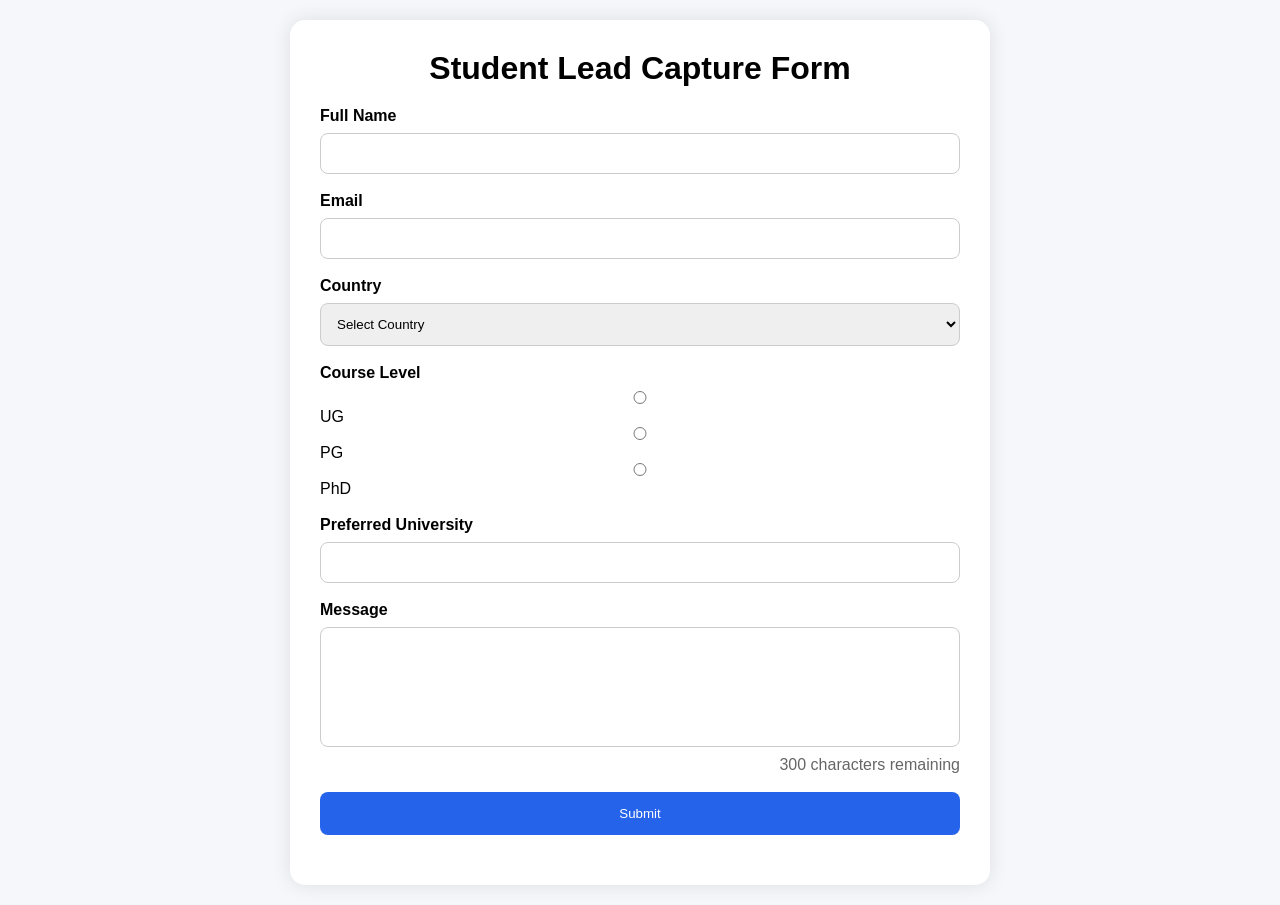
<file: PART-A/index.html>
<!DOCTYPE html>
<html lang="en">
<head>
    <meta charset="UTF-8">
    <meta name="viewport" content="width=device-width, initial-scale=1.0">
    <title>Student Lead Capture Form</title>
    <link rel="stylesheet" href="style.css">
</head>
<body>

<div class="container">

    <h1>Student Lead Capture Form</h1>

    <form id="leadForm">

        <div class="form-group">
            <label>Full Name</label>
            <input type="text" id="name">
            <small class="error" id="nameError"></small>
        </div>

        <div class="form-group">
            <label>Email</label>
            <input type="email" id="email">
            <small class="error" id="emailError"></small>
        </div>

        <div class="form-group">
            <label>Country</label>
            <select id="country">
                <option value="">Select Country</option>
                <option>India</option>
                <option>USA</option>
                <option>Japan</option>
                <option>Germany</option>
            </select>
            <small class="error" id="countryError"></small>
        </div>

        <div class="form-group">
            <label>Course Level</label>

            <input type="radio" name="course" value="UG"> UG
            <input type="radio" name="course" value="PG"> PG
            <input type="radio" name="course" value="PhD"> PhD

            <small class="error" id="courseError"></small>
        </div>

        <div class="form-group">
            <label>Preferred University</label>
            <input type="text" id="university">
            <small class="error" id="universityError"></small>
        </div>

        <div class="form-group">
            <label>Message</label>

            <textarea id="message" maxlength="300"></textarea>

            <div class="counter">
                <span id="charCount">300</span> characters remaining
            </div>

            <small class="error" id="messageError"></small>
        </div>

        <button type="submit" id="submitBtn">
            Submit
        </button>

    </form>

    <div id="successMessage"></div>

</div>

<script src="script.js"></script>

</body>
</html>
</file>
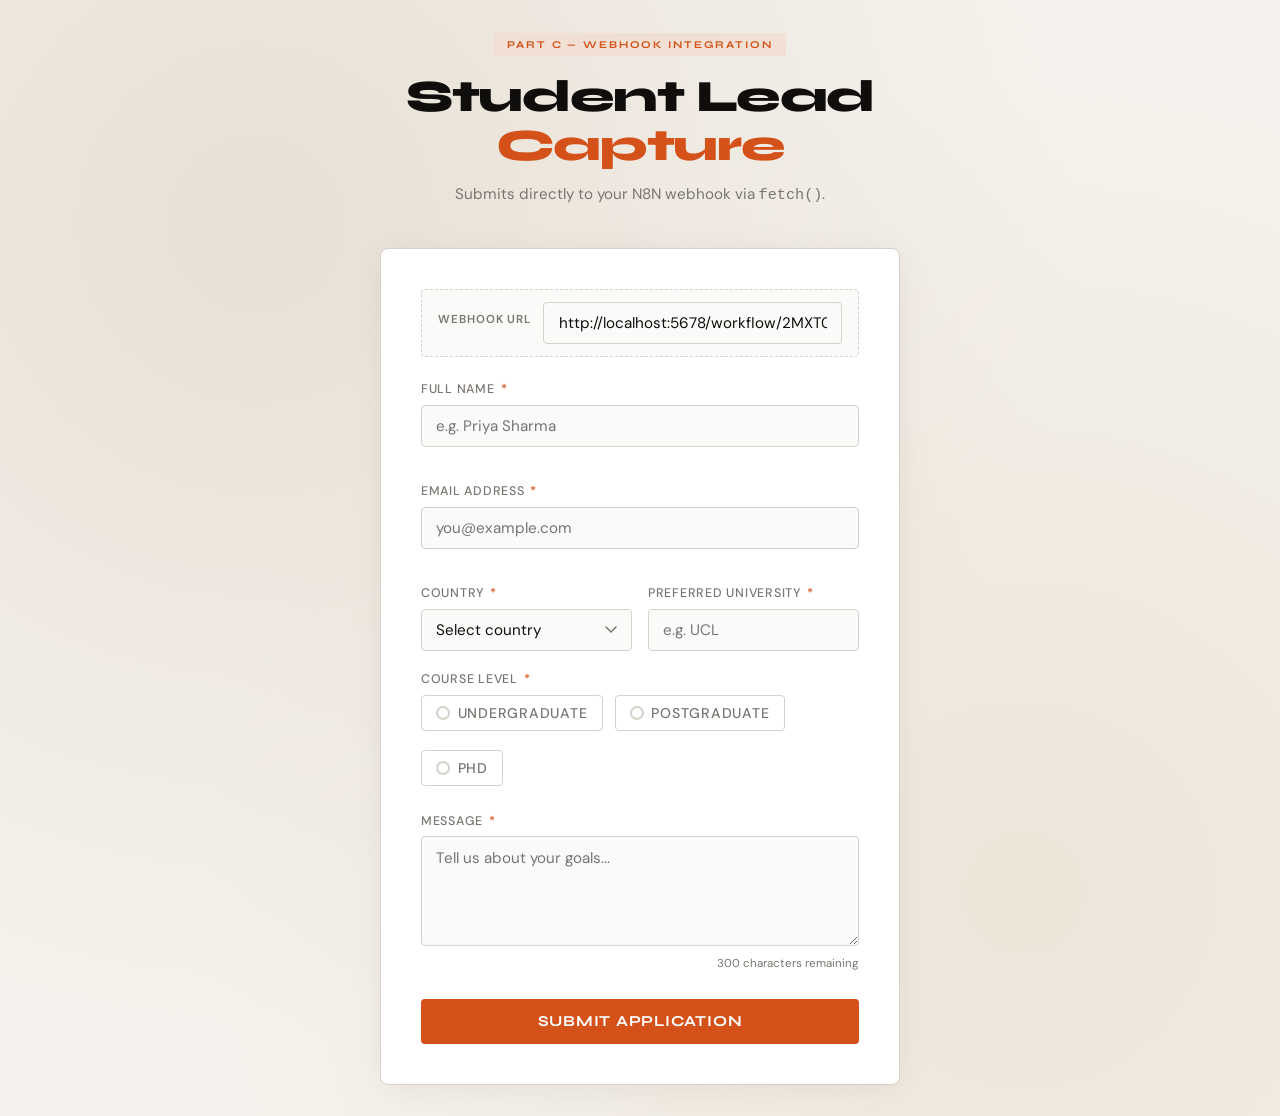
<file: PART-C/index 1.html>
<!DOCTYPE html>
<html lang="en">
<head>
  <meta charset="UTF-8" />
  <meta name="viewport" content="width=device-width, initial-scale=1.0" />
  <title>Student Lead Capture — HSA (Part C)</title>
  <link href="https://fonts.googleapis.com/css2?family=Syne:wght@400;600;700;800&family=DM+Sans:ital,wght@0,300;0,400;0,500;1,300&display=swap" rel="stylesheet" />
  <style>
    *, *::before, *::after { box-sizing: border-box; margin: 0; padding: 0; }

    :root {
      --ink: #0f0e0c;
      --paper: #f5f2ed;
      --accent: #d4521a;
      --accent-light: #f2e0d5;
      --muted: #7a7570;
      --border: #d6d1cb;
      --error: #c0392b;
      --success: #2a7a4b;
      --card: #ffffff;
      --radius: 4px;
    }

    body {
      font-family: 'DM Sans', sans-serif;
      background-color: var(--paper);
      color: var(--ink);
      min-height: 100vh;
      display: flex;
      flex-direction: column;
      align-items: center;
      justify-content: center;
      padding: 2rem 1rem;
      background-image: radial-gradient(circle at 20% 20%, #e8e0d5 0%, transparent 60%),
                        radial-gradient(circle at 80% 80%, #ede5d8 0%, transparent 60%);
    }

    .page-header {
      text-align: center;
      margin-bottom: 2.5rem;
      max-width: 480px;
    }

    .page-header .tag {
      display: inline-block;
      font-family: 'Syne', sans-serif;
      font-size: 0.65rem;
      font-weight: 700;
      letter-spacing: 0.18em;
      text-transform: uppercase;
      color: var(--accent);
      background: var(--accent-light);
      padding: 0.3rem 0.8rem;
      border-radius: 2px;
      margin-bottom: 1rem;
    }

    .page-header h1 {
      font-family: 'Syne', sans-serif;
      font-size: clamp(1.8rem, 5vw, 2.8rem);
      font-weight: 800;
      line-height: 1.1;
      color: var(--ink);
      letter-spacing: -0.03em;
    }

    .page-header h1 span { color: var(--accent); }

    .page-header p {
      margin-top: 0.75rem;
      color: var(--muted);
      font-size: 0.95rem;
      line-height: 1.6;
    }

    .card {
      background: var(--card);
      border: 1px solid var(--border);
      border-radius: 8px;
      padding: 2.5rem;
      width: 100%;
      max-width: 520px;
      box-shadow: 0 4px 32px rgba(0,0,0,0.06);
    }

    /* Webhook config bar */
    .webhook-config {
      background: #fafaf8;
      border: 1.5px dashed var(--border);
      border-radius: var(--radius);
      padding: 0.75rem 1rem;
      margin-bottom: 1.5rem;
      display: flex;
      align-items: center;
      gap: 0.75rem;
    }

    .webhook-config label {
      font-size: 0.72rem;
      font-weight: 600;
      letter-spacing: 0.08em;
      text-transform: uppercase;
      color: var(--muted);
      white-space: nowrap;
    }

    .webhook-config input {
      flex: 1;
      border: none;
      background: transparent;
      font-family: 'DM Sans', monospace;
      font-size: 0.82rem;
      color: var(--ink);
      outline: none;
    }

    .webhook-config input::placeholder { color: #bbb; }

    .form-row {
      display: grid;
      grid-template-columns: 1fr 1fr;
      gap: 1rem;
    }

    .field { margin-bottom: 1.25rem; position: relative; }
    .field.full { grid-column: 1 / -1; }

    label {
      display: block;
      font-size: 0.78rem;
      font-weight: 500;
      letter-spacing: 0.06em;
      text-transform: uppercase;
      color: var(--muted);
      margin-bottom: 0.45rem;
    }

    label .req { color: var(--accent); margin-left: 2px; }

    input[type="text"], input[type="email"], select, textarea {
      width: 100%;
      padding: 0.65rem 0.9rem;
      border: 1.5px solid var(--border);
      border-radius: var(--radius);
      font-family: 'DM Sans', sans-serif;
      font-size: 0.95rem;
      color: var(--ink);
      background: #fafaf8;
      transition: border-color 0.2s, box-shadow 0.2s;
      outline: none;
      -webkit-appearance: none;
      appearance: none;
    }

    input:focus, select:focus, textarea:focus {
      border-color: var(--accent);
      box-shadow: 0 0 0 3px rgba(212,82,26,0.1);
      background: #fff;
    }

    input.error, select.error, textarea.error {
      border-color: var(--error);
      background: #fff8f7;
    }

    .error-msg { display: none; font-size: 0.75rem; color: var(--error); margin-top: 0.3rem; font-style: italic; }
    .error-msg.visible { display: block; }

    select {
      background-image: url("data:image/svg+xml,%3Csvg xmlns='http://www.w3.org/2000/svg' width='12' height='8' viewBox='0 0 12 8'%3E%3Cpath d='M1 1l5 5 5-5' stroke='%237a7570' stroke-width='1.5' fill='none' stroke-linecap='round'/%3E%3C/svg%3E");
      background-repeat: no-repeat;
      background-position: right 0.9rem center;
      padding-right: 2.2rem;
      cursor: pointer;
    }

    textarea { resize: vertical; min-height: 110px; line-height: 1.5; }

    .char-counter { text-align: right; font-size: 0.72rem; color: var(--muted); margin-top: 0.3rem; transition: color 0.2s; }
    .char-counter.warn { color: #c07a1a; }
    .char-counter.over { color: var(--error); font-weight: 600; }

    .radio-group { display: flex; gap: 0.75rem; flex-wrap: wrap; }

    .radio-option {
      display: flex;
      align-items: center;
      gap: 0.45rem;
      cursor: pointer;
      padding: 0.5rem 0.9rem;
      border: 1.5px solid var(--border);
      border-radius: var(--radius);
      transition: all 0.2s;
      user-select: none;
    }

    .radio-option:hover { border-color: var(--accent); background: var(--accent-light); }
    .radio-option input[type="radio"] { display: none; }

    .radio-option .dot {
      width: 14px; height: 14px;
      border: 2px solid var(--border);
      border-radius: 50%;
      transition: all 0.2s;
      flex-shrink: 0;
    }

    .radio-option input:checked ~ .dot {
      border-color: var(--accent);
      background: var(--accent);
      box-shadow: inset 0 0 0 2px #fff;
    }

    .radio-option:has(input:checked) { border-color: var(--accent); background: var(--accent-light); }
    .radio-option span { font-size: 0.88rem; font-weight: 500; }

    /* API status banner */
    .api-status {
      display: none;
      padding: 0.7rem 1rem;
      border-radius: var(--radius);
      font-size: 0.85rem;
      margin-bottom: 1rem;
      align-items: center;
      gap: 0.5rem;
    }

    .api-status.visible { display: flex; }
    .api-status.success { background: #e8f5ee; color: var(--success); border: 1px solid #b2d8c0; }
    .api-status.error   { background: #fdf0ef; color: var(--error);   border: 1px solid #f0c0bb; }

    .submit-btn {
      width: 100%;
      padding: 0.85rem 1.5rem;
      background: var(--accent);
      color: #fff;
      border: none;
      border-radius: var(--radius);
      font-family: 'Syne', sans-serif;
      font-size: 0.95rem;
      font-weight: 700;
      letter-spacing: 0.05em;
      text-transform: uppercase;
      cursor: pointer;
      transition: background 0.2s, transform 0.1s, box-shadow 0.2s;
      margin-top: 0.5rem;
      position: relative;
      overflow: hidden;
    }

    .submit-btn:hover { background: #b8431a; box-shadow: 0 4px 16px rgba(212,82,26,0.3); }
    .submit-btn:active { transform: translateY(1px); }
    .submit-btn:disabled { background: var(--muted); cursor: not-allowed; transform: none; box-shadow: none; }

    .submit-btn .btn-text { transition: opacity 0.2s; }
    .submit-btn .btn-loading {
      display: none;
      position: absolute;
      inset: 0;
      align-items: center;
      justify-content: center;
      gap: 6px;
    }

    .submit-btn.loading .btn-text { opacity: 0; }
    .submit-btn.loading .btn-loading { display: flex; }

    .spinner {
      width: 16px; height: 16px;
      border: 2px solid rgba(255,255,255,0.4);
      border-top-color: #fff;
      border-radius: 50%;
      animation: spin 0.6s linear infinite;
    }

    @keyframes spin { to { transform: rotate(360deg); } }

    .thankyou { display: none; flex-direction: column; align-items: center; text-align: center; padding: 1rem 0; }
    .thankyou.visible { display: flex; }

    .thankyou .icon {
      width: 64px; height: 64px;
      background: #e8f5ee;
      border-radius: 50%;
      display: flex;
      align-items: center;
      justify-content: center;
      margin-bottom: 1.25rem;
      animation: pop 0.5s cubic-bezier(0.34, 1.56, 0.64, 1);
    }

    @keyframes pop { from { transform: scale(0); opacity: 0; } to { transform: scale(1); opacity: 1; } }
    .thankyou .icon svg { width: 30px; height: 30px; }

    .thankyou h2 { font-family: 'Syne', sans-serif; font-size: 1.6rem; font-weight: 800; color: var(--ink); margin-bottom: 0.5rem; }
    .thankyou p { color: var(--muted); font-size: 0.95rem; line-height: 1.6; max-width: 340px; }

    .thankyou .reset-btn {
      margin-top: 1.5rem;
      padding: 0.6rem 1.5rem;
      background: transparent;
      border: 1.5px solid var(--border);
      border-radius: var(--radius);
      font-family: 'DM Sans', sans-serif;
      font-size: 0.88rem;
      color: var(--muted);
      cursor: pointer;
      transition: all 0.2s;
    }

    .thankyou .reset-btn:hover { border-color: var(--ink); color: var(--ink); }

    @media (max-width: 520px) {
      .card { padding: 1.75rem 1.25rem; }
      .form-row { grid-template-columns: 1fr; }
      .field.full { grid-column: 1; }
    }
  </style>
</head>
<body>

  <header class="page-header">
    <div class="tag">Part C — Webhook Integration</div>
    <h1>Student Lead <span>Capture</span></h1>
    <p>Submits directly to your N8N webhook via <code>fetch()</code>.</p>
  </header>

  <div class="card">

    <!-- Webhook URL config -->
    <div class="webhook-config">
      <label for="webhookUrl">Webhook URL</label>
      <input type="text" id="webhookUrl"
        placeholder="https://your-n8n.com/webhook/lead-capture"
        value="" />
    </div>

    <!-- API status -->
    <div class="api-status" id="apiStatus">
      <span id="apiStatusText"></span>
    </div>

    <!-- FORM -->
    <form id="leadForm" novalidate autocomplete="off">
      <div class="form-row">
        <div class="field full">
          <label for="fullName">Full Name <span class="req">*</span></label>
          <input type="text" id="fullName" name="fullName" placeholder="e.g. Priya Sharma" />
          <div class="error-msg" id="err-fullName">Please enter your full name.</div>
        </div>
        <div class="field full">
          <label for="email">Email Address <span class="req">*</span></label>
          <input type="email" id="email" name="email" placeholder="you@example.com" />
          <div class="error-msg" id="err-email">Please enter a valid email address.</div>
        </div>
        <div class="field">
          <label for="country">Country <span class="req">*</span></label>
          <select id="country" name="country">
            <option value="">Select country</option>
            <option>India</option>
            <option>United Kingdom</option>
            <option>United States</option>
            <option>Canada</option>
            <option>Australia</option>
            <option>Germany</option>
            <option>France</option>
            <option>Singapore</option>
            <option>UAE</option>
            <option>Other</option>
          </select>
          <div class="error-msg" id="err-country">Please select your country.</div>
        </div>
        <div class="field">
          <label for="university">Preferred University <span class="req">*</span></label>
          <input type="text" id="university" name="university" placeholder="e.g. UCL" />
          <div class="error-msg" id="err-university">Please enter a preferred university.</div>
        </div>
      </div>

      <div class="field full">
        <label>Course Level <span class="req">*</span></label>
        <div class="radio-group" id="courseLevelGroup">
          <label class="radio-option">
            <input type="radio" name="courseLevel" value="UG" />
            <span class="dot"></span><span>Undergraduate</span>
          </label>
          <label class="radio-option">
            <input type="radio" name="courseLevel" value="PG" />
            <span class="dot"></span><span>Postgraduate</span>
          </label>
          <label class="radio-option">
            <input type="radio" name="courseLevel" value="PhD" />
            <span class="dot"></span><span>PhD</span>
          </label>
        </div>
        <div class="error-msg" id="err-courseLevel">Please select a course level.</div>
      </div>

     <div class="field full">
  <label for="message">
    Message <span class="req">*</span>
  </label>

  <textarea
    id="message"
    name="message"
    maxlength="300"
    placeholder="Tell us about your goals..."
  ></textarea>

  <div class="char-counter" id="charCounter">
    300 characters remaining
  </div>

  <div class="error-msg" id="err-message">
    Please enter a message (max 300 characters).
  </div>
</div>
      <button type="submit" class="submit-btn" id="submitBtn">
        <span class="btn-text">Submit Application</span>
        <span class="btn-loading">
          <span class="spinner"></span>
          <span>Sending to N8N…</span>
        </span>
      </button>
    </form>

    <!-- THANK YOU -->
    <div class="thankyou" id="thankyou">
      <div class="icon">
        <svg viewBox="0 0 24 24" fill="none" stroke="#2a7a4b" stroke-width="2.5" stroke-linecap="round" stroke-linejoin="round">
          <polyline points="20 6 9 17 4 12"/>
        </svg>
      </div>
      <h2>Lead Sent!</h2>
      <p>Your application was successfully posted to the N8N webhook. The workflow will now process it.</p>
      <button class="reset-btn" id="resetBtn">Submit Another</button>
    </div>

  </div>

  <script>
    // ── CONFIG ──────────────────────────────────────────────────────
    // Replace this default with your actual N8N webhook URL, or
    // enter it in the input field at the top of the form.
    const DEFAULT_WEBHOOK_URL = 'http://localhost:5678/workflow/2MXT01djyASznHhq/webhook/lead-capture';
    // ────────────────────────────────────────────────────────────────

    const form        = document.getElementById('leadForm');
    const thankyou    = document.getElementById('thankyou');
    const resetBtn    = document.getElementById('resetBtn');
    const submitBtn   = document.getElementById('submitBtn');
    const msgArea     = document.getElementById('message');
    const charCounter = document.getElementById('charCounter');
    const apiStatus   = document.getElementById('apiStatus');
    const apiStatusText = document.getElementById('apiStatusText');
    const webhookInput  = document.getElementById('webhookUrl');

    webhookInput.value = DEFAULT_WEBHOOK_URL;

    /* Character counter */
    msgArea.addEventListener('input', () => {

  const currentLength = msgArea.value.length;

  const remaining = 300 - currentLength;

  charCounter.textContent =
    `${remaining} characters remaining`;

  charCounter.classList.toggle(
    'warn',
    remaining <= 50 && remaining > 20
  );

  charCounter.classList.toggle(
    'over',
    remaining <= 20
  );

});
    function showError(id, show) {
      document.getElementById(`err-${id}`)?.classList.toggle('visible', show);
    }

    function markField(el, hasError) {
      el?.classList.toggle('error', hasError);
    }

    function validateEmail(v) {
      return /^[^\s@]+@[^\s@]+\.[^\s@]+$/.test(v.trim());
    }

    function validate() {
      let ok = true;
      const checks = [
        { el: document.getElementById('fullName'),  id: 'fullName',   bad: !document.getElementById('fullName').value.trim() },
        { el: document.getElementById('email'),     id: 'email',      bad: !validateEmail(document.getElementById('email').value) },
        { el: document.getElementById('country'),   id: 'country',    bad: !document.getElementById('country').value },
        { el: document.getElementById('university'),id: 'university', bad: !document.getElementById('university').value.trim() },
        { el: document.getElementById('message'),   id: 'message',    bad: !document.getElementById('message').value.trim() || document.getElementById('message').value.length > 300 },
      ];
      checks.forEach(({ el, id, bad }) => { markField(el, bad); showError(id, bad); if (bad) ok = false; });
      const noLevel = !document.querySelector('input[name="courseLevel"]:checked');
      showError('courseLevel', noLevel);
      if (noLevel) ok = false;
      return ok;
    }

    ['fullName','email','country','university','message'].forEach(id => {
      const el = document.getElementById(id);
      el.addEventListener('input',  () => { markField(el, false); showError(id, false); });
      el.addEventListener('change', () => { markField(el, false); showError(id, false); });
    });
    document.querySelectorAll('input[name="courseLevel"]').forEach(r =>
      r.addEventListener('change', () => showError('courseLevel', false))
    );

    function showApiStatus(type, msg) {
      apiStatus.className = `api-status visible ${type}`;
      apiStatusText.textContent = msg;
    }

    function hideApiStatus() {
      apiStatus.classList.remove('visible');
    }

    /* Submit → fetch() to N8N */
    form.addEventListener('submit', async (e) => {
      e.preventDefault();
      hideApiStatus();
      if (!validate()) return;

      const webhookUrl = webhookInput.value.trim();
      if (!webhookUrl || webhookUrl === DEFAULT_WEBHOOK_URL) {
        showApiStatus('error', '⚠️ Please set a real N8N webhook URL in the config field above.');
        return;
      }

      const payload = {
        fullName:    document.getElementById('fullName').value.trim(),
        email:       document.getElementById('email').value.trim(),
        country:     document.getElementById('country').value,
        courseLevel: document.querySelector('input[name="courseLevel"]:checked').value,
        university:  document.getElementById('university').value.trim(),
        message:     document.getElementById('message').value.trim(),
        submittedAt: new Date().toISOString(),
        source:      'hsa-lead-form-part-c',
      };

      console.log('Sending payload to N8N webhook:', JSON.stringify(payload, null, 2));

      submitBtn.classList.add('loading');
      submitBtn.disabled = true;

      try {
        const res = await fetch(webhookUrl, {
          method: 'POST',
          headers: {
            'Content-Type': 'application/json',
          },
          body: JSON.stringify(payload),
        });

        if (!res.ok) {
          throw new Error(`HTTP ${res.status}: ${res.statusText}`);
        }

        console.log('N8N webhook response status:', res.status);

        // Show success UI
        submitBtn.classList.remove('loading');
        submitBtn.disabled = false;
        form.style.display = 'none';
        thankyou.classList.add('visible');

      } catch (err) {
        console.error('Webhook error:', err);
        submitBtn.classList.remove('loading');
        submitBtn.disabled = false;
        showApiStatus('error', `❌ Failed to reach webhook: ${err.message}. Check URL and CORS settings.`);
      }
    });

    resetBtn.addEventListener('click', () => {
      form.reset();
      charCounter.textContent = '0 / 300';
      charCounter.className = 'char-counter';
      form.style.display = '';
      thankyou.classList.remove('visible');
      hideApiStatus();
      ['fullName','email','country','university','message'].forEach(id => {
        markField(document.getElementById(id), false);
        showError(id, false);
      });
      showError('courseLevel', false);
    });
  </script>
</body>
</html>
</file>
<file: PART-A/style.css>
*{
    margin:0;
    padding:0;
    box-sizing:border-box;
    font-family:Arial, sans-serif;
}

body{
    background:#f5f7fb;
    display:flex;
    justify-content:center;
    align-items:center;
    min-height:100vh;
    padding:20px;
}

.container{
    width:100%;
    max-width:700px;
    background:white;
    padding:30px;
    border-radius:15px;
    box-shadow:0 0 20px rgba(0,0,0,0.1);
}

h1{
    text-align:center;
    margin-bottom:20px;
}

.form-group{
    margin-bottom:18px;
}

label{
    display:block;
    margin-bottom:8px;
    font-weight:bold;
}

input,
select,
textarea{
    width:100%;
    padding:12px;
    border:1px solid #ccc;
    border-radius:8px;
}

textarea{
    resize:none;
    height:120px;
}

button{
    width:100%;
    padding:14px;
    background:#2563eb;
    color:white;
    border:none;
    border-radius:8px;
    cursor:pointer;
}

button:hover{
    background:#1e40af;
}

.error{
    color:red;
    font-size:13px;
}

.counter{
    text-align:right;
    margin-top:5px;
    color:#666;
}

#successMessage{
    margin-top:20px;
    text-align:center;
    color:green;
    font-weight:bold;
}

@media(max-width:768px){

    .container{
        padding:20px;
    }

    h1{
        font-size:24px;
    }

}
</file>
